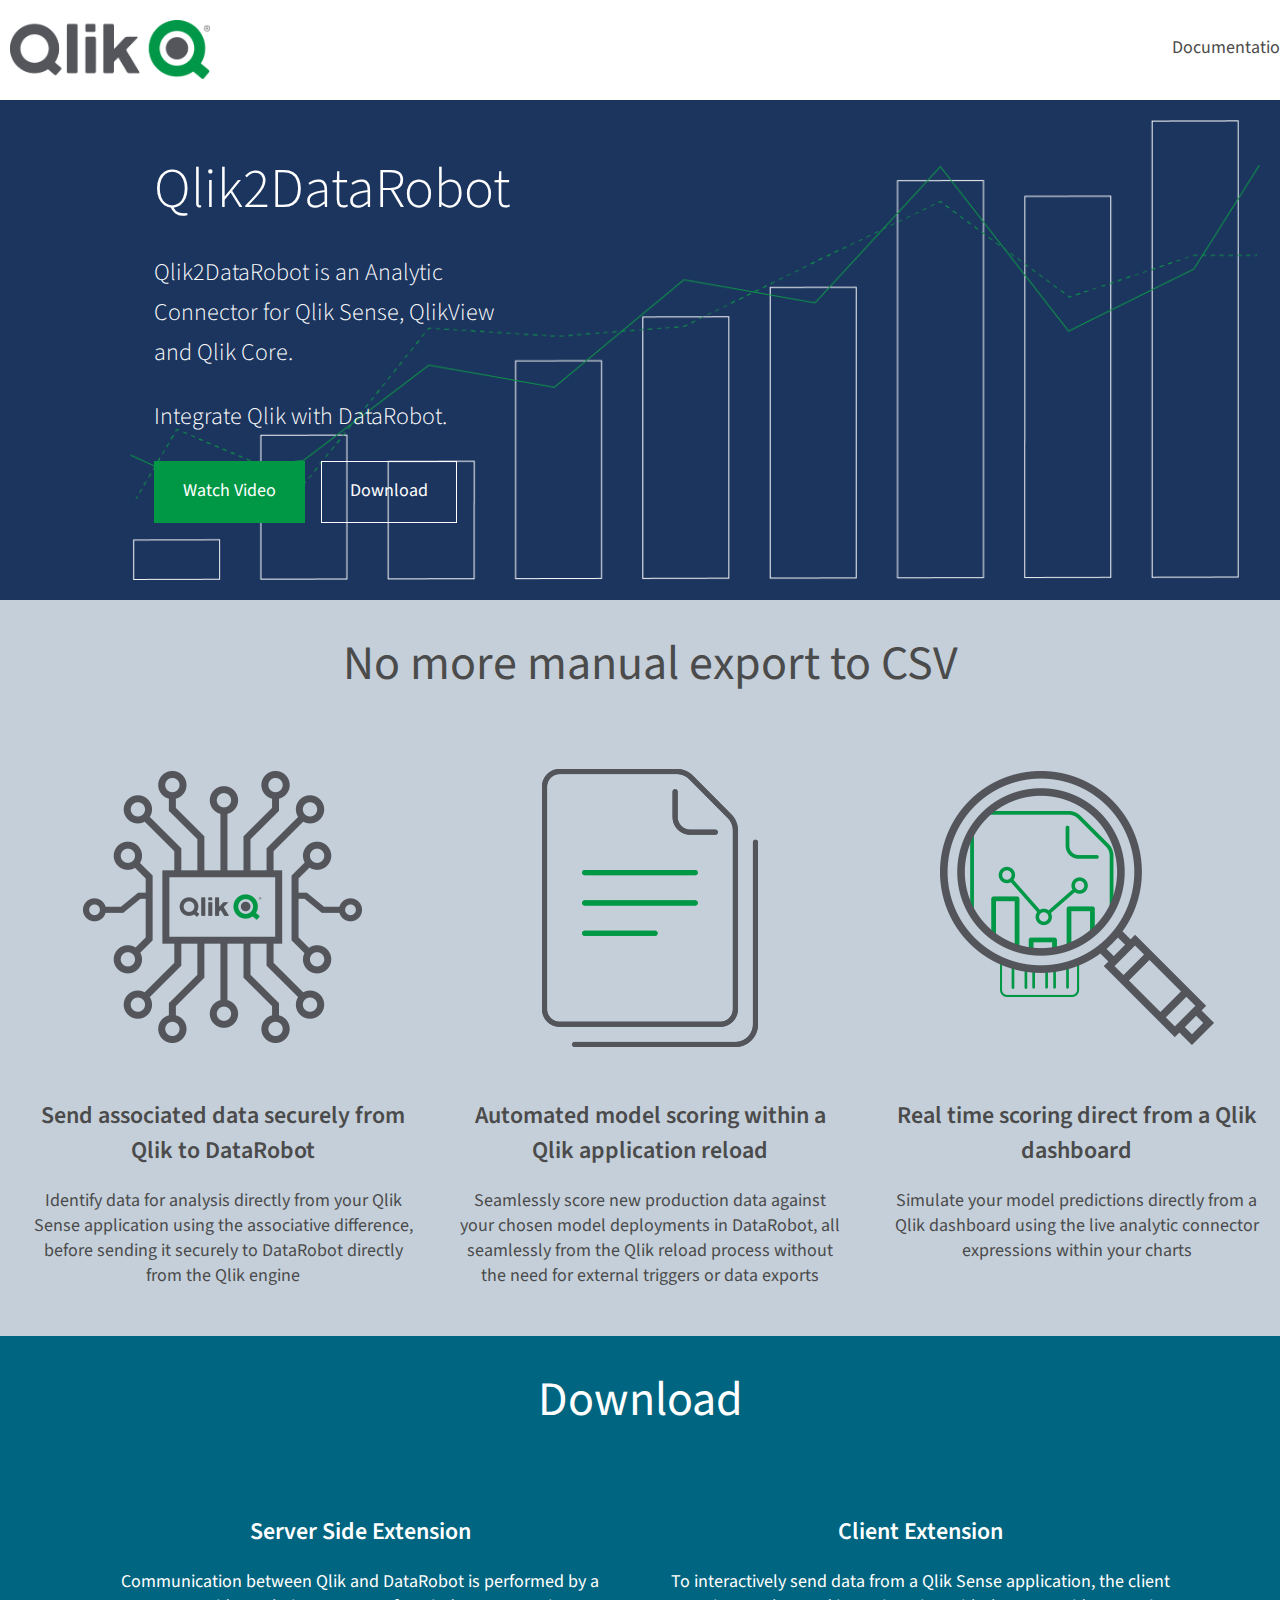
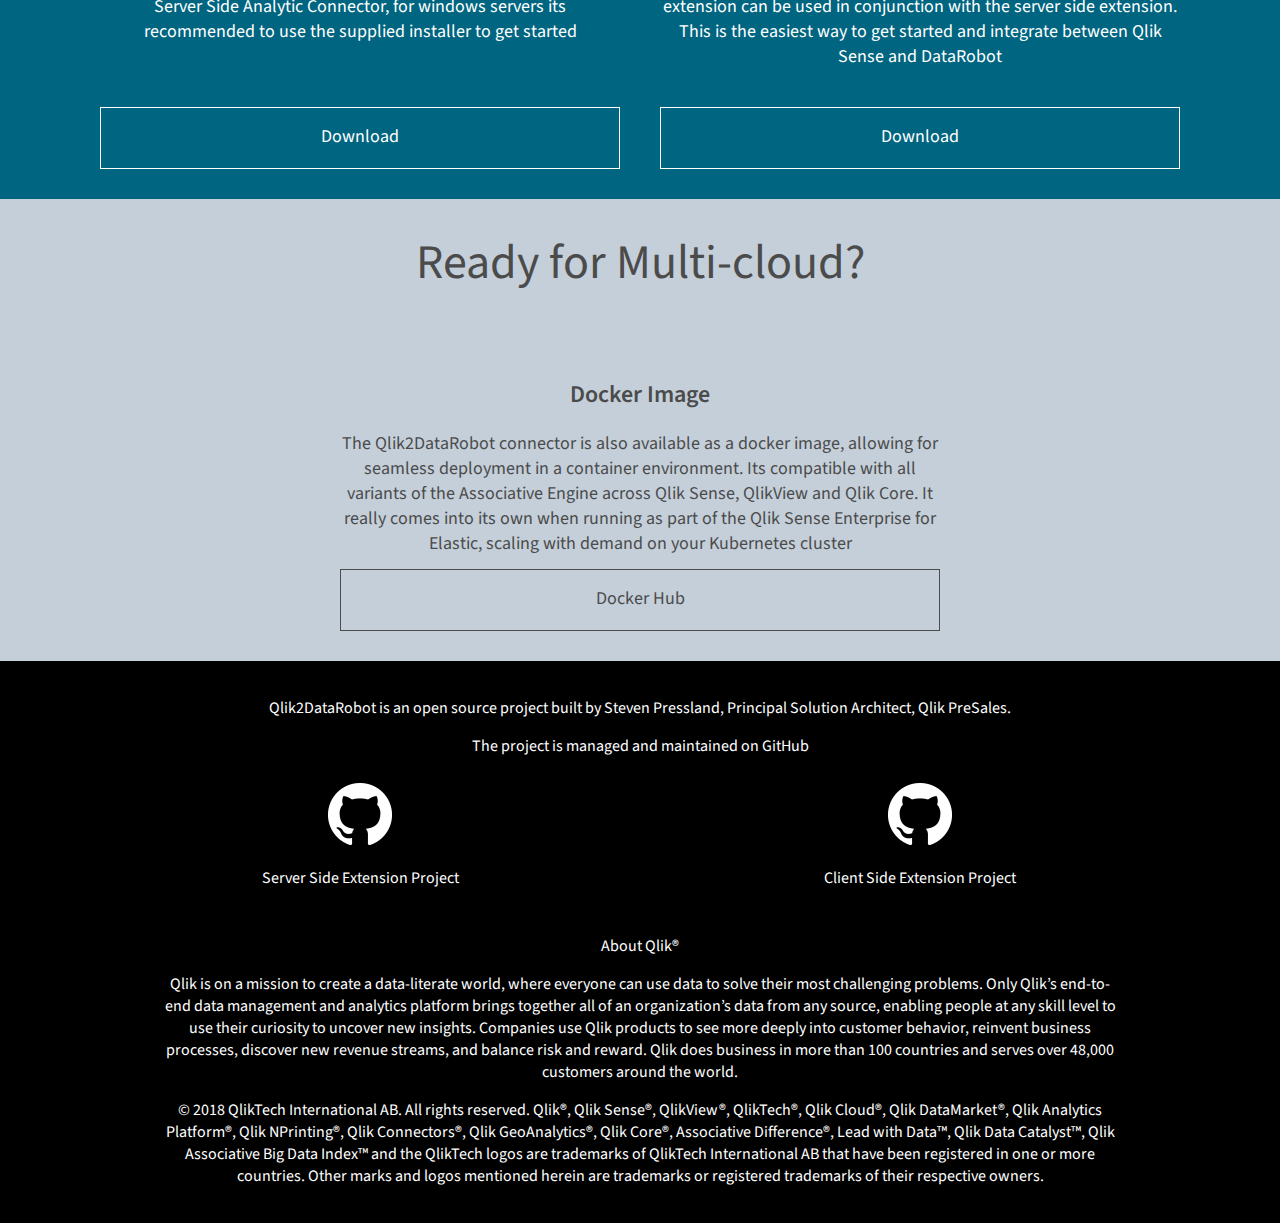
<file: docs/index.html>
<html lang="en" xml:lang="en" xmlns="http://www.w3.org/1999/xhtml">

<head>
  <title>Qlik2DataRobot</title>
  <link rel="stylesheet" type="text/css" href="style.css">
  <script src="video.js"></script>
</head>

<body>
  <div class="header">
    <div class="content">
      <div class="logo"></div>
      <div class="headeritem">Documentation</div>
    </div>
  </div>
  <div class="banner">
    <div class="background">
      <div class="content">
        <h1>Qlik2DataRobot</h1>
        <p>Qlik2DataRobot is an Analytic Connector for Qlik Sense, QlikView and Qlik Core.</p><p>Integrate Qlik with DataRobot.</p>
        <div class="button qlikgreen" onclick="showVideoOverlay();">Watch Video</div>
        <a href="#download"><div class="button">Download</div></a>
      </div>
    </div>
  </div>
  <div class="body">
    <div class="content body3">
      <div class="rowitem">
        <h1>No more manual export to CSV</h1>
      </div>
    </div>
    <div class="content body3">
      <div class="rowitem">
        <img src="img/Icon_Qlik_Engine_grey.png"/>
        <h2>Send associated data securely from Qlik to DataRobot</h2>
        <h3>Identify data for analysis directly from your Qlik Sense application using the associative difference, before sending it securely to DataRobot directly from the Qlik engine</h3>
      </div>
      <div class="rowitem">
        <img src="img/Icon_Sheet_grey.png"/>
        <h2>Automated model scoring within a Qlik application reload</h2>
        <h3>Seamlessly score new production data against your chosen model deployments in DataRobot, all seamlessly from the Qlik reload process without the need for external triggers or data exports</h3>
      </div>
      <div class="rowitem">
        <img src="img/Icon_Advanced_Analytics_grey.png"/>
        <h2>Real time scoring direct from a Qlik dashboard</h2>
        <h3>Simulate your model predictions directly from a Qlik dashboard using the live analytic connector expressions within your charts</h3>
      </div>
    </div>
  </div>
  <div id="download" class="body qlikturquoise">
    <div class="content body2">
      <div class="rowitem">
        <h1>Download</h1>
      </div>
    </div>
    <div class="content body2">
      <div class="rowitem">
        <h2>Server Side Extension</h2>
        <h3 class="heightfixed">Communication between Qlik and DataRobot is performed by a Server Side Analytic Connector, for windows servers its recommended to use the supplied installer to get started</h3>
        <a href="https://github.com/AnalyticsEarth/Qlik2DataRobot/releases/download/v1.0.0.0/Qlik2DataRobot.Windows.Installer.msi"><div class="button">Download</div></a>
      </div>
      <div class="rowitem">
        <h2>Client Extension</h2>
        <h3 class="heightfixed">To interactively send data from a Qlik Sense application, the client extension can be used in conjunction with the server side extension. This is the easiest way to get started and integrate between Qlik Sense and DataRobot</h3>
        <a href="https://github.com/AnalyticsEarth/Qlik2DataRobot-Ext/releases/download/v1.1.3/qlik2datarobotext.zip"><div class="button">Download</div></a>
      </div>
    </div>
  </div>
  <div class="body">
    <div class="content body1">
      <div class="rowitem">
        <h1>Ready for Multi-cloud?</h1>
      </div>
    </div>
    <div class="content body1">
      <div class="rowitem">
        <h2>Docker Image</h2>
        <h3 class="heightfixed">The Qlik2DataRobot connector is also available as a docker image, allowing for seamless deployment in a container environment. Its compatible with all variants of the Associative Engine across Qlik Sense, QlikView and Qlik Core. It really comes into its own when running as part of the Qlik Sense Enterprise for Elastic, scaling with demand on your Kubernetes cluster</h3>
        <a href="https://hub.docker.com/r/analyticsearth/qlik2datarobot"><div class="button darkbutton">Docker Hub</div></a>
      </div>
    </div>
  </div>
  <div class="footer">
    <div>
    <p>Qlik2DataRobot is an open source project built by Steven Pressland, Principal Solution Architect, Qlik PreSales.</p>
    <p>The project is managed and maintained on GitHub</p>
    </div>
    <div class="content body2">
      <div class="rowitem">
        <a href="https://github.com/AnalyticsEarth/Qlik2DataRobot">
          <img src="img/GitHub-Mark-Light-64px.png"/>
          <div>Server Side Extension Project</div>
        </a>
      </div>
      <div class="rowitem">
        <a href="https://github.com/AnalyticsEarth/Qlik2DataRobot-Ext">
          <img src="img/GitHub-Mark-Light-64px.png"/>
          <div>Client Side Extension Project</div>
        </a>
      </div>
    </div>
    <div class="contentwidth">
      <p>About Qlik®</p>
<p>Qlik is on a mission to create a data-literate world, where everyone can use data to solve their most challenging problems. Only Qlik’s end-to-end data management and analytics platform brings together all of an organization’s data from any source, enabling people at any skill level to use their curiosity to uncover new insights. Companies use Qlik products to see more deeply into customer behavior, reinvent business processes, discover new revenue streams, and balance risk and reward. Qlik does business in more than 100 countries and serves over 48,000 customers around the world. </p>
      <p>© 2018 QlikTech International AB. All rights reserved. Qlik®, Qlik Sense®, QlikView®, QlikTech®, Qlik Cloud®, Qlik DataMarket®, Qlik Analytics Platform®, Qlik NPrinting®, Qlik Connectors®, Qlik GeoAnalytics®, Qlik Core®, Associative Difference®, Lead with Data™, Qlik Data Catalyst™, Qlik Associative Big Data Index™ and the QlikTech logos are trademarks of QlikTech International AB that have been registered in one or more countries. Other marks and logos mentioned herein are trademarks or registered trademarks of their respective owners.</p>
    </div>
  </div>
  <div id="videooverlay" class="videooverlay" onclick="hideVideoOverlay()">
    <div class="exitoverlay"></div>
    <div class="videoplayer"><div id="ytplayer"></div></div>
  </div>
</body>

</html>
</file>
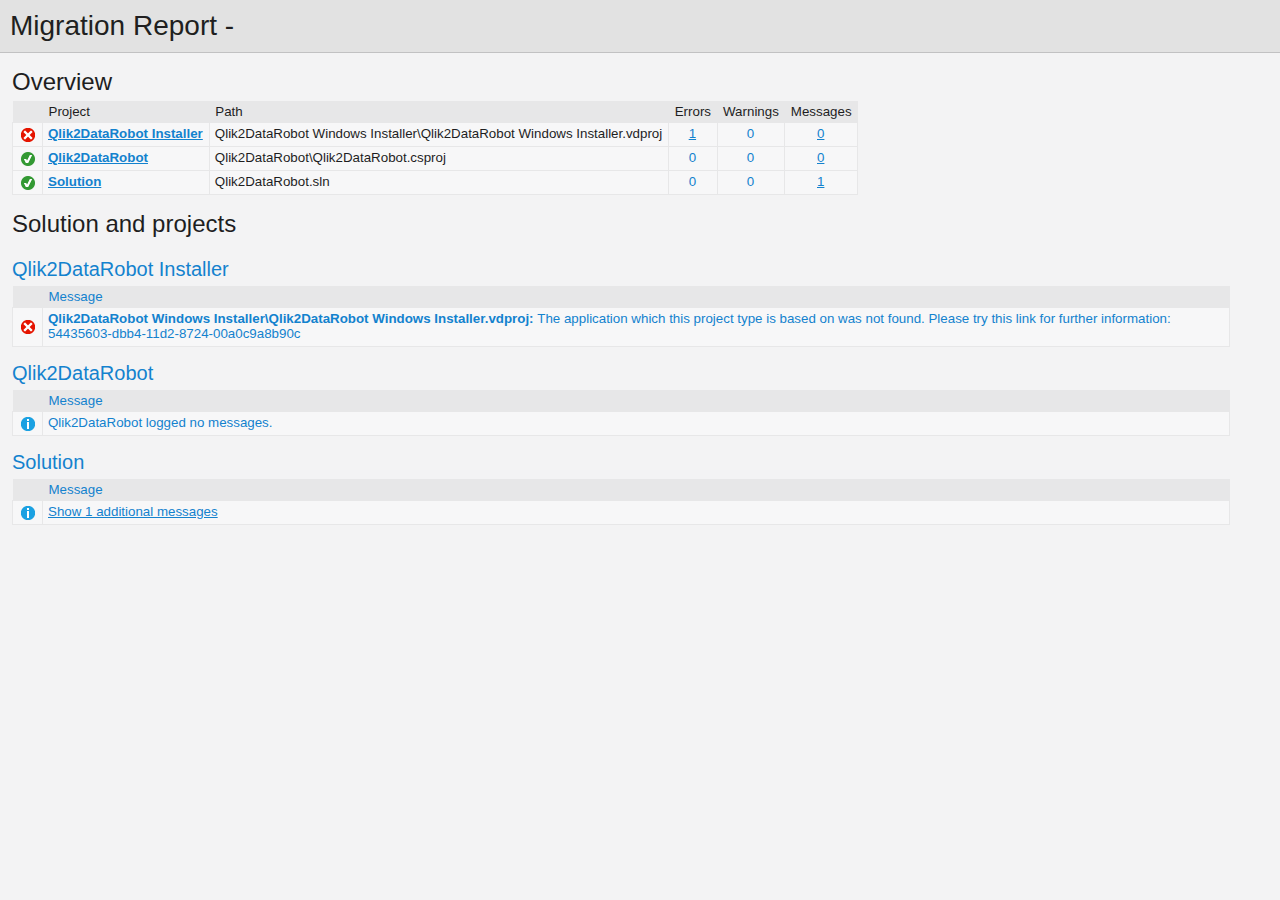
<file: UpgradeLog.htm>
﻿<!DOCTYPE html>
<!-- saved from url=(0014)about:internet -->
 <html xmlns:msxsl="urn:schemas-microsoft-com:xslt"><head><meta content="en-us" http-equiv="Content-Language" /><meta content="text/html; charset=utf-16" http-equiv="Content-Type" /><title _locID="ConversionReport0">
          Migration Report
        </title><style> 
                    /* Body style, for the entire document */
                    body
                    {
                        background: #F3F3F4;
                        color: #1E1E1F;
                        font-family: "Segoe UI", Tahoma, Geneva, Verdana, sans-serif;
                        padding: 0;
                        margin: 0;
                    }

                    /* Header1 style, used for the main title */
                    h1
                    {
                        padding: 10px 0px 10px 10px;
                        font-size: 21pt;
                        background-color: #E2E2E2;
                        border-bottom: 1px #C1C1C2 solid; 
                        color: #201F20;
                        margin: 0;
                        font-weight: normal;
                    }

                    /* Header2 style, used for "Overview" and other sections */
                    h2
                    {
                        font-size: 18pt;
                        font-weight: normal;
                        padding: 15px 0 5px 0;
                        margin: 0;
                    }

                    /* Header3 style, used for sub-sections, such as project name */
                    h3
                    {
                        font-weight: normal;
                        font-size: 15pt;
                        margin: 0;
                        padding: 15px 0 5px 0;
                        background-color: transparent;
                    }

                    /* Color all hyperlinks one color */
                    a
                    {
                        color: #1382CE;
                    }

                    /* Table styles */ 
                    table
                    {
                        border-spacing: 0 0;
                        border-collapse: collapse;
                        font-size: 10pt;
                    }

                    table th
                    {
                        background: #E7E7E8;
                        text-align: left;
                        text-decoration: none;
                        font-weight: normal;
                        padding: 3px 6px 3px 6px;
                    }

                    table td
                    {
                        vertical-align: top;
                        padding: 3px 6px 5px 5px;
                        margin: 0px;
                        border: 1px solid #E7E7E8;
                        background: #F7F7F8;
                    }

                    /* Local link is a style for hyperlinks that link to file:/// content, there are lots so color them as 'normal' text until the user mouse overs */
                    .localLink
                    {
                        color: #1E1E1F;
                        background: #EEEEED;
                        text-decoration: none;
                    }

                    .localLink:hover
                    {
                        color: #1382CE;
                        background: #FFFF99;
                        text-decoration: none;
                    }

                    /* Center text, used in the over views cells that contain message level counts */ 
                    .textCentered
                    {
                        text-align: center;
                    }

                    /* The message cells in message tables should take up all avaliable space */
                    .messageCell
                    {
                        width: 100%;
                    }

                    /* Padding around the content after the h1 */ 
                    #content 
                    {
	                    padding: 0px 12px 12px 12px; 
                    }

                    /* The overview table expands to width, with a max width of 97% */ 
                    #overview table
                    {
                        width: auto;
                        max-width: 75%; 
                    }

                    /* The messages tables are always 97% width */
                    #messages table
                    {
                        width: 97%;
                    }

                    /* All Icons */
                    .IconSuccessEncoded, .IconInfoEncoded, .IconWarningEncoded, .IconErrorEncoded
                    {
                        min-width:18px;
                        min-height:18px; 
                        background-repeat:no-repeat;
                        background-position:center;
                    }

                    /* Success icon encoded */
                    .IconSuccessEncoded
                    {
                        /* Note: Do not delete the comment below. It is used to verify the correctness of the encoded image resource below before the product is released */
                        /* [---XsltValidateInternal-Base64EncodedImage:IconSuccess#Begin#background-image: url(data:image/png;base64,#Separator#);#End#] */
                        background-image: url([data-uri]);
                    }

                    /* Information icon encoded */
                    .IconInfoEncoded
                    {
                        /* Note: Do not delete the comment below. It is used to verify the correctness of the encoded image resource below before the product is released */
                        /* [---XsltValidateInternal-Base64EncodedImage:IconInformation#Begin#background-image: url(data:image/png;base64,#Separator#);#End#] */
                        background-image: url([data-uri]);
                    }

                    /* Warning icon encoded */
                    .IconWarningEncoded
                    {
                        /* Note: Do not delete the comment below. It is used to verify the correctness of the encoded image resource below before the product is released */
                        /* [---XsltValidateInternal-Base64EncodedImage:IconWarning#Begin#background-image: url(data:image/png;base64,#Separator#);#End#] */
                        background-image: url([data-uri]);
                    }

                    /* Error icon encoded */
                    .IconErrorEncoded
                    {
                        /* Note: Do not delete the comment below. It is used to verify the correctness of the encoded image resource below before the product is released */
                        /* [---XsltValidateInternal-Base64EncodedImage:IconError#Begin#background-image: url(data:image/png;base64,#Separator#);#End#] */
                        background-image: url([data-uri]);
                    }
                 </style><script type="text/javascript" language="javascript"> 
          
            // Startup 
            // Hook up the the loaded event for the document/window, to linkify the document content
            var startupFunction = function() { linkifyElement("messages"); };
            
            if(window.attachEvent)
            {
              window.attachEvent('onload', startupFunction);
            }
            else if (window.addEventListener) 
            {
              window.addEventListener('load', startupFunction, false);
            }
            else 
            {
              document.addEventListener('load', startupFunction, false);
            } 
            
            // Toggles the visibility of table rows with the specified name 
            function toggleTableRowsByName(name)
            {
               var allRows = document.getElementsByTagName('tr');
               for (i=0; i < allRows.length; i++)
               {
                  var currentName = allRows[i].getAttribute('name');
                  if(!!currentName && currentName.indexOf(name) == 0)
                  {
                      var isVisible = allRows[i].style.display == ''; 
                      isVisible ? allRows[i].style.display = 'none' : allRows[i].style.display = '';
                  }
               }
            }
            
            function scrollToFirstVisibleRow(name) 
            {
               var allRows = document.getElementsByTagName('tr');
               for (i=0; i < allRows.length; i++)
               {
                  var currentName = allRows[i].getAttribute('name');
                  var isVisible = allRows[i].style.display == ''; 
                  if(!!currentName && currentName.indexOf(name) == 0 && isVisible)
                  {
                     allRows[i].scrollIntoView(true); 
                     return true; 
                  }
               }
               
               return false;
            }
            
            // Linkifies the specified text content, replaces candidate links with html links 
            function linkify(text)
            {
                 if(!text || 0 === text.length)
                 {
                     return text; 
                 }

                 // Find http, https and ftp links and replace them with hyper links 
                 var urlLink = /(http|https|ftp)\:\/\/[a-zA-Z0-9\-\.]+(:[a-zA-Z0-9]*)?\/?([a-zA-Z0-9\-\._\?\,\/\\\+&%\$#\=~;\{\}])*/gi;
                 
                 return text.replace(urlLink, '<a href="$&">$&</a>') ;
            }
            
            // Linkifies the specified element by ID
            function linkifyElement(id)
            {
                var element = document.getElementById(id);
                if(!!element)
                {
                  element.innerHTML = linkify(element.innerHTML); 
                }
            }
            
            function ToggleMessageVisibility(projectName)
            {
              if(!projectName || 0 === projectName.length)
              {
                return; 
              }
              
              toggleTableRowsByName("MessageRowClass" + projectName);
              toggleTableRowsByName('MessageRowHeaderShow' + projectName);
              toggleTableRowsByName('MessageRowHeaderHide' + projectName); 
            }
            
            function ScrollToFirstVisibleMessage(projectName)
            {
              if(!projectName || 0 === projectName.length)
              {
                return; 
              }
              
              // First try the 'Show messages' row
              if(!scrollToFirstVisibleRow('MessageRowHeaderShow' + projectName))
              {
                // Failed to find a visible row for 'Show messages', try an actual message row 
                scrollToFirstVisibleRow('MessageRowClass' + projectName); 
              }
            }
           </script></head><body><h1 _locID="ConversionReport">
          Migration Report - </h1><div id="content"><h2 _locID="OverviewTitle">Overview</h2><div id="overview"><table><tr><th></th><th _locID="ProjectTableHeader">Project</th><th _locID="PathTableHeader">Path</th><th _locID="ErrorsTableHeader">Errors</th><th _locID="WarningsTableHeader">Warnings</th><th _locID="MessagesTableHeader">Messages</th></tr><tr><td class="IconErrorEncoded" /><td><strong><a href="#Qlik2DataRobot Installer">Qlik2DataRobot Installer</a></strong></td><td>Qlik2DataRobot Windows Installer\Qlik2DataRobot Windows Installer.vdproj</td><td class="textCentered"><a href="#Qlik2DataRobot InstallerError">1</a></td><td class="textCentered"><a>0</a></td><td class="textCentered"><a href="#">0</a></td></tr><tr><td class="IconSuccessEncoded" /><td><strong><a href="#Qlik2DataRobot">Qlik2DataRobot</a></strong></td><td>Qlik2DataRobot\Qlik2DataRobot.csproj</td><td class="textCentered"><a>0</a></td><td class="textCentered"><a>0</a></td><td class="textCentered"><a href="#">0</a></td></tr><tr><td class="IconSuccessEncoded" /><td><strong><a href="#Solution"><span _locID="OverviewSolutionSpan">Solution</span></a></strong></td><td>Qlik2DataRobot.sln</td><td class="textCentered"><a>0</a></td><td class="textCentered"><a>0</a></td><td class="textCentered"><a href="#" onclick="ScrollToFirstVisibleMessage('Solution'); return false;">1</a></td></tr></table></div><h2 _locID="SolutionAndProjectsTitle">Solution and projects</h2><div id="messages"><a name="Qlik2DataRobot Installer" /><h3>Qlik2DataRobot Installer</h3><table><tr id="Qlik2DataRobot InstallerHeaderRow"><th></th><th class="messageCell" _locID="MessageTableHeader">Message</th></tr><tr name="ErrorRowClassQlik2DataRobot Installer"><td class="IconErrorEncoded"><a name="Qlik2DataRobot InstallerError" /></td><td class="messageCell"><strong>Qlik2DataRobot Windows Installer\Qlik2DataRobot Windows Installer.vdproj:
        </strong><span>The application which this project type is based on was not found. Please try this link for further information: 54435603-dbb4-11d2-8724-00a0c9a8b90c</span></td></tr></table><a name="Qlik2DataRobot" /><h3>Qlik2DataRobot</h3><table><tr id="Qlik2DataRobotHeaderRow"><th></th><th class="messageCell" _locID="MessageTableHeader">Message</th></tr><tr><td class="IconInfoEncoded" /><td class="messageCell" _locID="NoMessagesRow">Qlik2DataRobot logged no messages.
                  </td></tr></table><a name="Solution" /><h3 _locID="ProjectDisplayNameHeader">Solution</h3><table><tr id="SolutionHeaderRow"><th></th><th class="messageCell" _locID="MessageTableHeader">Message</th></tr><tr name="MessageRowHeaderShowSolution"><td class="IconInfoEncoded" /><td class="messageCell"><a _locID="ShowAdditionalMessages" href="#" name="SolutionMessage" onclick="ToggleMessageVisibility('Solution'); return false;">
          Show 1 additional messages
        </a></td></tr><tr name="MessageRowClassSolution" style="display: none"><td class="IconInfoEncoded"><a name="SolutionMessage" /></td><td class="messageCell"><strong>Qlik2DataRobot.sln:
        </strong><span>The solution file does not require migration.</span></td></tr><tr style="display: none" name="MessageRowHeaderHideSolution"><td class="IconInfoEncoded" /><td class="messageCell"><a _locID="HideAdditionalMessages" href="#" name="SolutionMessage" onclick="ToggleMessageVisibility('Solution'); return false;">
          Hide 1 additional messages
        </a></td></tr></table></div></div></body></html>
</file>
<file: docs/style.css>
@import url('https://fonts.googleapis.com/css?family=Source+Sans+Pro:300,400,600');

html body {
  margin: 0;
  padding: 0;
  font-family: 'Source Sans Pro', Helvetica, Roboto, Arial, sans-serif !important;
  box-sizing: border-box;
  background-color: #c4cfda;
  color: rgb(75,75,75);
}

h1 {
  margin-top: 20px;
  margin-bottom: 20px;
}

h2 {


}

h3 {


}

.header .content {
  padding-top:10px;
  text-align: center;
  margin:0 auto;
  width:100%;
  max-width: 99em;
}

.content {
  padding:10px;
  text-align: center;
  margin:0 auto;
  width:100%;
  max-width: 90em;
}

.header {
  width:100%;
  background-color: #fff;
  height:100px;
}

.banner {
  width:100%;
  background-color: #1C355E;
  height:500px;
  padding: 20px;
  box-sizing: border-box;
}

.banner .background {
  background-image: url('img/Art_BarChart_white.png');
  background-position: right;
  background-size:contain;
  background-repeat: no-repeat;
  height:100%;
  width:100%;
  box-sizing: border-box;
}

.banner .content {
  padding:10px;
  text-align: left;
  margin-left: 10%;
  width: 30%;
  color:#fff;
  font-weight: 300 !important;
  font-size:56px;
}

.banner .content h1 {
  font-weight: 300 !important;
  font-size:56px;
}

.banner .content p {
  font-weight: 300 !important;
  font-size:24px;
  line-height: 40px;
}

.banner .content .button {
  margin-right:16px;
  float:left;
}

.button {
  font-weight: 400 !important;
  font-size:18px;
  line-height: 18px;
  padding-bottom: 22px;
  padding-top:20px;
  padding-left:28px;
  padding-right:28px;
  border: 1px solid #fff;
  cursor: pointer;
}

.darkbutton {
  border: 1px solid rgb(75,75,75);
}

.darkbutton:hover {
  color:#fff;
}

.button:hover {
  background-color: rgb(0,123,60);
  border: 1px solid rgb(0,123,60);
}

.qlikgreen {
  background-color: #009845;
  border: 1px solid #009845 !important;
}

.qlikturquoise {
  background-color: #006580;
  color:#fff;
}

.body3 {
  display: flex;
  flex-direction: row;
  flex-wrap: wrap;
  justify-content: space-around;
  align-content: stretch;
}

.body2 {
  display: flex;
  flex-direction: row;
  flex-wrap: wrap;
  justify-content: space-around;
  align-content: stretch;
  max-width:70em;
}

.body1 {
  display: flex;
  flex-direction: row;
  flex-wrap: wrap;
  justify-content: space-around;
  align-content: stretch;
  max-width:40em;
}

.rowitem {
  margin:20px;
  margin-top:0;
  flex-grow: 1;
  flex-shrink:0;
  flex-basis:0;
}

.rowitem img {
  max-width:100%;
  height: auto;
  vertical-align: middle;
  margin-bottom: 20px;
}

.rowitem h1 {
  font-weight: 400;
  font-size: 48px;
}

.rowitem h2 {
  font-weight: 600;
  font-size: 24px;
}

.rowitem h3 {
  font-weight: 400;
  font-size: 18px;
}

.rowitem .heightfixed {
  height:100px;
  padding-bottom: 20px;
}

.rowitem a {
  color: inherit;
  text-decoration: none;
}

.rowitem a:hover {
  font-weight: bold;
}

a {
  color: inherit;
  text-decoration: none;
}

.footer {
  padding:20px;
  background-color: #000;
  color:#fff;
  text-align: center;
}

.footer .contentwidth {
  max-width: 60em;
  margin: 0 auto;
}

.logo {
  float: left;
  background-image: url('img/Qlik-Logo_RGB.png');
  background-size: contain;
  background-repeat: no-repeat;
  width:200px;
  height: 80px;
  margin-top:10px;
}

.headeritem {
  float: right;
  padding-top:25px;
  font-size: 18px;
}

.videoshow {
  display:flex !important;
}

.videooverlay {
  position: absolute;
  top:0;
  left:0;
  right:0;
  bottom:0;
  background-color: rgba(0,0,0,0.7);
  display:none;
  align-items: center;
  justify-content: center;
  padding: 200px;
}

.videoplayer {
  position: relative;
	padding-bottom: 56.25%; /* 16:9 */
	padding-top: 25px;
	height: 0;
  flex-grow: 1;
  flex-shrink:0;
  flex-basis:0;
}

.videoplayer iframe {
	position: absolute;
	top: 0;
	left: 0;
	width: 100%;
	height: 100%;
}
</file>
